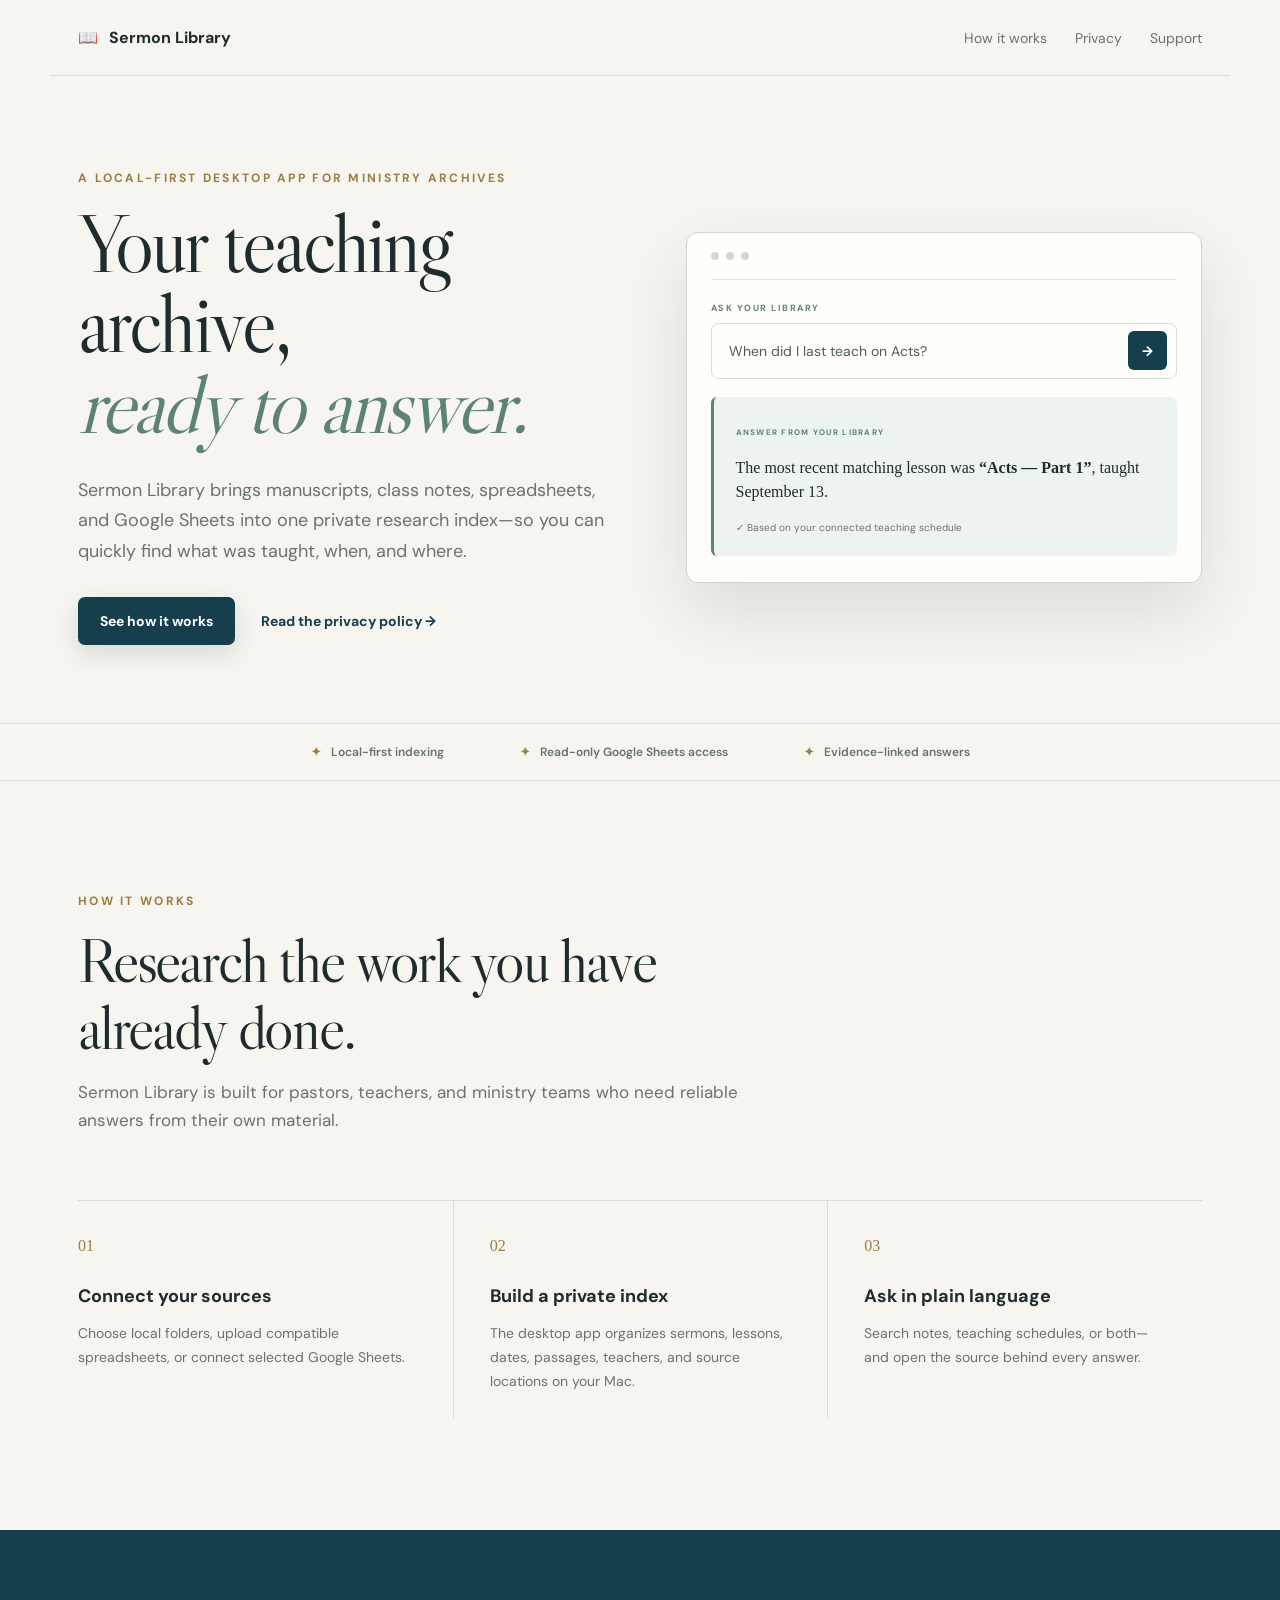
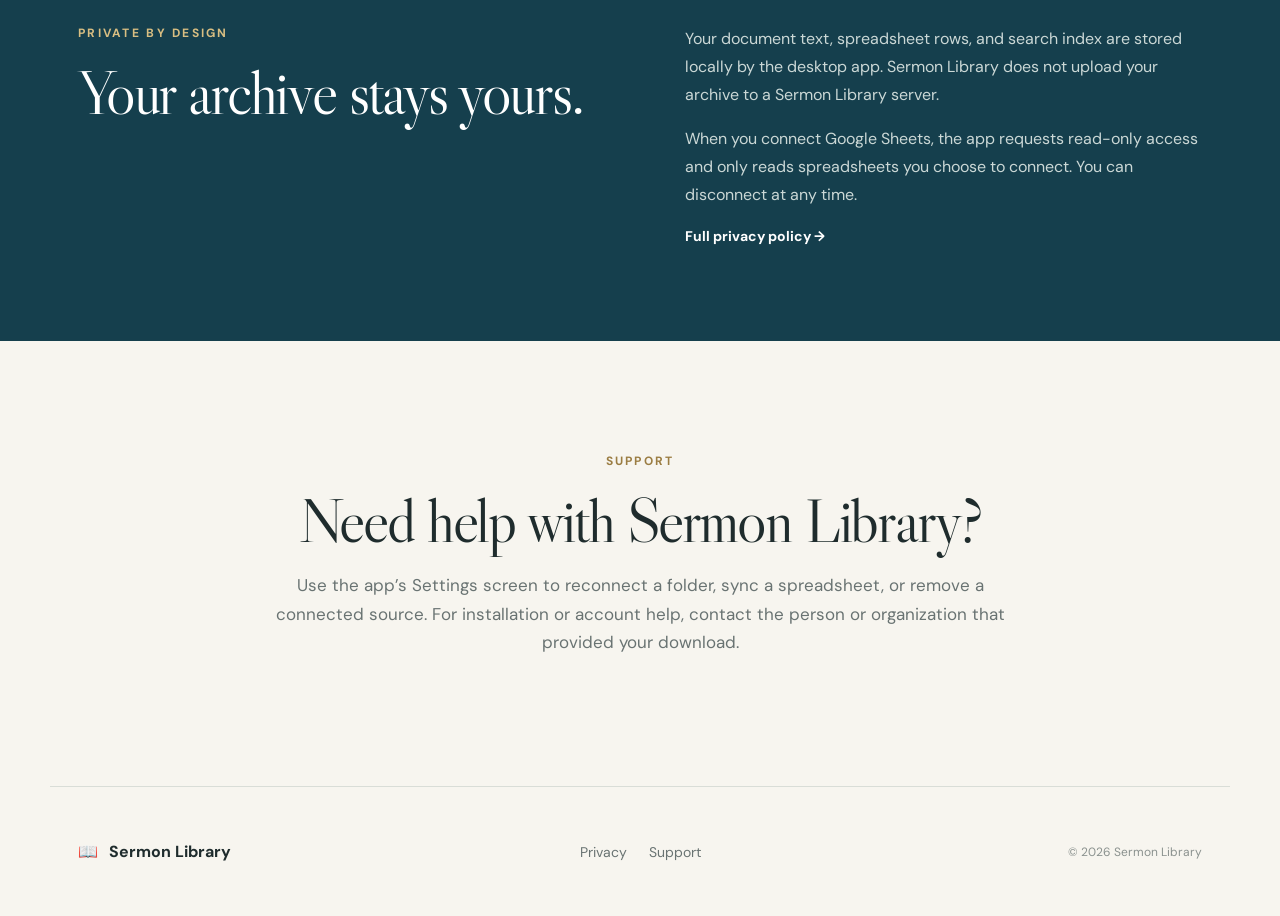
<file: index.html>
<!doctype html><html lang="en"><head><meta name="google-site-verification" content="LIjNwYEn4iRGi9nJsK2tWDJ2HcN_YlSQ-kmGiLLcX1I" /><meta charset="UTF-8"><meta name="viewport" content="width=device-width,initial-scale=1"><meta name="description" content="Sermon Library is a private, local-first research assistant for preaching and teaching archives."><link rel="stylesheet" href="/styles.css"><title>Sermon Library — Your teaching archive, ready to search</title></head><body><header class="site-header"><a class="brand" href="/">📖 <span>Sermon Library</span></a><nav><a href="#how-it-works">How it works</a><a href="#privacy">Privacy</a><a href="#support">Support</a></nav></header><main><section class="hero"><div><p class="eyebrow">A local-first desktop app for ministry archives</p><h1>Your teaching archive,<br><em>ready to answer.</em></h1><p class="hero-text">Sermon Library brings manuscripts, class notes, spreadsheets, and Google Sheets into one private research index—so you can quickly find what was taught, when, and where.</p><div class="hero-actions"><a class="button" href="#how-it-works">See how it works</a><a class="text-link" href="/privacy.html">Read the privacy policy →</a></div></div><div class="answer-card"><div class="window-bar"><span></span><span></span><span></span></div><p class="card-label">ASK YOUR LIBRARY</p><div class="search-box"><span>When did I last teach on Acts?</span><b>→</b></div><div class="answer"><small>ANSWER FROM YOUR LIBRARY</small><p>The most recent matching lesson was <strong>“Acts — Part 1”</strong>, taught September 13.</p><div class="source">✓ Based on your connected teaching schedule</div></div></div></section><section class="trust-strip"><span>Local-first indexing</span><span>Read-only Google Sheets access</span><span>Evidence-linked answers</span></section><section class="section" id="how-it-works"><div class="section-heading"><p class="eyebrow">How it works</p><h2>Research the work you have already done.</h2><p>Sermon Library is built for pastors, teachers, and ministry teams who need reliable answers from their own material.</p></div><div class="steps"><article><span class="step-number">01</span><h3>Connect your sources</h3><p>Choose local folders, upload compatible spreadsheets, or connect selected Google Sheets.</p></article><article><span class="step-number">02</span><h3>Build a private index</h3><p>The desktop app organizes sermons, lessons, dates, passages, teachers, and source locations on your Mac.</p></article><article><span class="step-number">03</span><h3>Ask in plain language</h3><p>Search notes, teaching schedules, or both—and open the source behind every answer.</p></article></div></section><section class="privacy-section" id="privacy"><div><p class="eyebrow">Private by design</p><h2>Your archive stays yours.</h2></div><div class="privacy-copy"><p>Your document text, spreadsheet rows, and search index are stored locally by the desktop app. Sermon Library does not upload your archive to a Sermon Library server.</p><p>When you connect Google Sheets, the app requests read-only access and only reads spreadsheets you choose to connect. You can disconnect at any time.</p><a class="text-link" href="/privacy.html">Full privacy policy →</a></div></section><section class="section support" id="support"><p class="eyebrow">Support</p><h2>Need help with Sermon Library?</h2><p>Use the app’s Settings screen to reconnect a folder, sync a spreadsheet, or remove a connected source. For installation or account help, contact the person or organization that provided your download.</p></section></main><footer><div class="brand">📖 <span>Sermon Library</span></div><div><a href="/privacy.html">Privacy</a><a href="#support">Support</a></div><p>© 2026 Sermon Library</p></footer></body></html>
</file>
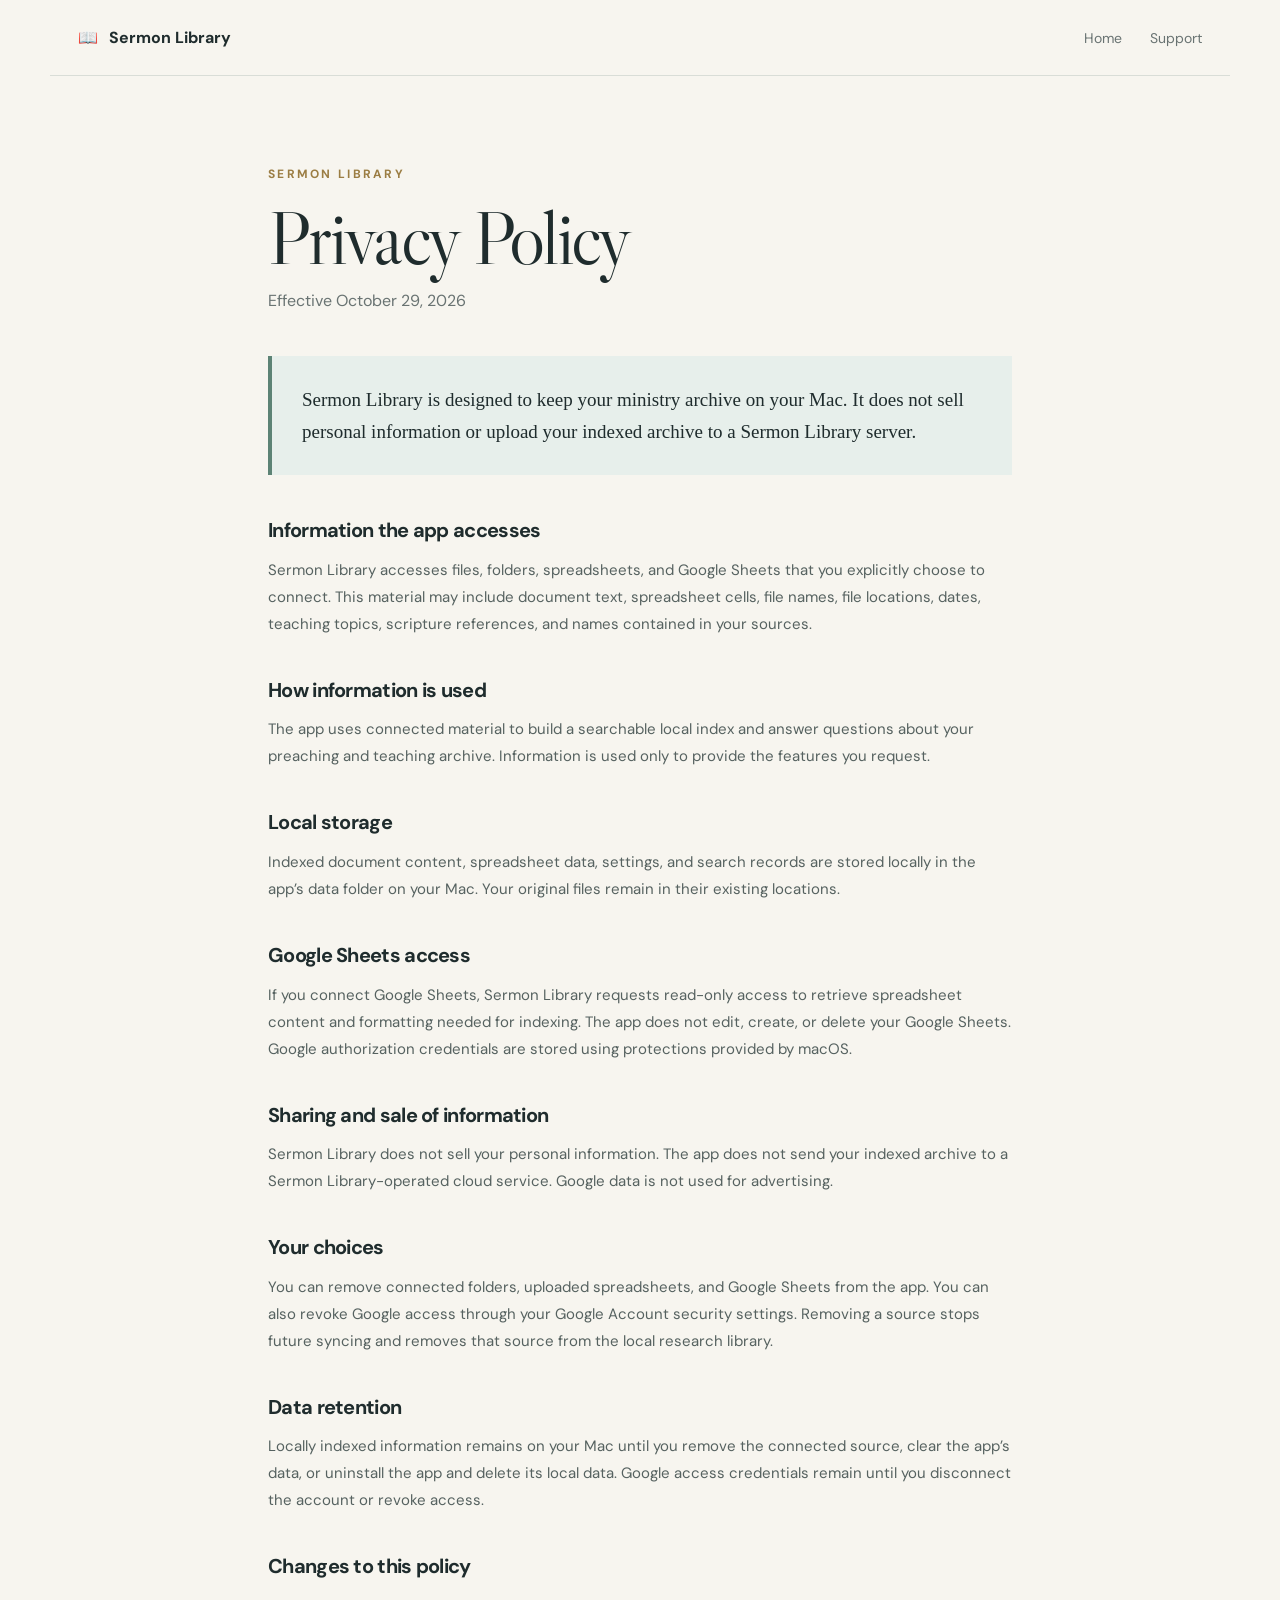
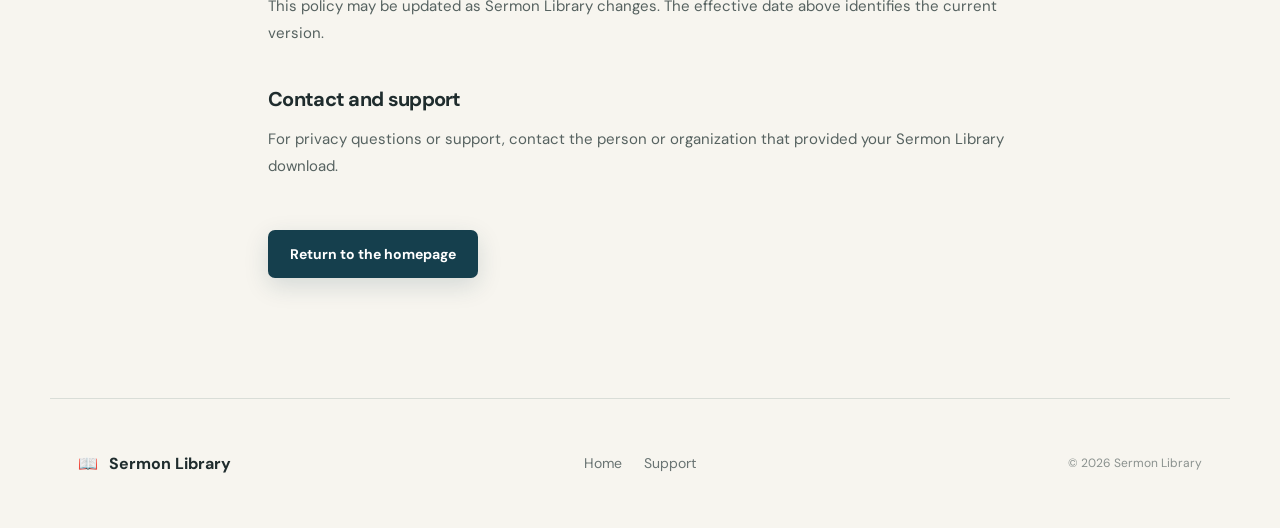
<file: privacy.html>
<!doctype html><html lang="en"><head><meta charset="UTF-8"><meta name="viewport" content="width=device-width,initial-scale=1"><meta name="description" content="Privacy policy for the Sermon Library desktop application."><link rel="stylesheet" href="/styles.css"><title>Privacy Policy — Sermon Library</title></head><body><header class="site-header"><a class="brand" href="/">📖 <span>Sermon Library</span></a><nav><a href="/">Home</a><a href="/#support">Support</a></nav></header><main class="policy-page"><p class="eyebrow">Sermon Library</p><h1>Privacy Policy</h1><p class="policy-date">Effective October 29, 2026</p><div class="policy-summary">Sermon Library is designed to keep your ministry archive on your Mac. It does not sell personal information or upload your indexed archive to a Sermon Library server.</div><article class="policy-content"><h2>Information the app accesses</h2><p>Sermon Library accesses files, folders, spreadsheets, and Google Sheets that you explicitly choose to connect. This material may include document text, spreadsheet cells, file names, file locations, dates, teaching topics, scripture references, and names contained in your sources.</p><h2>How information is used</h2><p>The app uses connected material to build a searchable local index and answer questions about your preaching and teaching archive. Information is used only to provide the features you request.</p><h2>Local storage</h2><p>Indexed document content, spreadsheet data, settings, and search records are stored locally in the app’s data folder on your Mac. Your original files remain in their existing locations.</p><h2>Google Sheets access</h2><p>If you connect Google Sheets, Sermon Library requests read-only access to retrieve spreadsheet content and formatting needed for indexing. The app does not edit, create, or delete your Google Sheets. Google authorization credentials are stored using protections provided by macOS.</p><h2>Sharing and sale of information</h2><p>Sermon Library does not sell your personal information. The app does not send your indexed archive to a Sermon Library-operated cloud service. Google data is not used for advertising.</p><h2>Your choices</h2><p>You can remove connected folders, uploaded spreadsheets, and Google Sheets from the app. You can also revoke Google access through your Google Account security settings. Removing a source stops future syncing and removes that source from the local research library.</p><h2>Data retention</h2><p>Locally indexed information remains on your Mac until you remove the connected source, clear the app’s data, or uninstall the app and delete its local data. Google access credentials remain until you disconnect the account or revoke access.</p><h2>Changes to this policy</h2><p>This policy may be updated as Sermon Library changes. The effective date above identifies the current version.</p><h2>Contact and support</h2><p>For privacy questions or support, contact the person or organization that provided your Sermon Library download.</p></article><a class="button" href="/">Return to the homepage</a></main><footer><div class="brand">📖 <span>Sermon Library</span></div><div><a href="/">Home</a><a href="/#support">Support</a></div><p>© 2026 Sermon Library</p></footer></body></html>
</file>
<file: styles.css>
@import url('https://fonts.googleapis.com/css2?family=DM+Sans:wght@400;500;600;700&family=Libre+Caslon+Display&display=swap');
:root{--ink:#1f2c2d;--muted:#697372;--paper:#f7f5ef;--white:#fffefa;--teal:#153f4d;--green:#5d8375;--gold:#9b7d43;--line:#d9ddd7}*{box-sizing:border-box}html{scroll-behavior:smooth}body{margin:0;background:var(--paper);color:var(--ink);font-family:"DM Sans",sans-serif}a{color:inherit}.site-header{min-height:76px;max-width:1180px;margin:0 auto;padding:16px 28px;display:flex;align-items:center;justify-content:space-between;border-bottom:1px solid var(--line)}.brand{display:inline-flex;align-items:center;gap:11px;text-decoration:none;font-weight:700}.brand img{width:34px;height:34px;border-radius:8px}nav{display:flex;gap:28px}nav a,footer a{color:var(--muted);text-decoration:none;font-size:14px}.hero{max-width:1180px;margin:0 auto;padding:94px 28px 78px;display:grid;grid-template-columns:1.02fr .98fr;gap:70px;align-items:center}.eyebrow{margin:0 0 18px;color:var(--gold);font-size:12px;font-weight:700;letter-spacing:.19em;text-transform:uppercase}h1,h2{font-family:"Libre Caslon Display",Georgia,serif;font-weight:400;letter-spacing:-.035em}h1{margin:0;font-size:clamp(52px,6.4vw,86px);line-height:.98}h1 em{color:var(--green)}.hero-text{max-width:625px;margin:30px 0;color:var(--muted);font-size:18px;line-height:1.7}.hero-actions{display:flex;gap:26px;align-items:center;flex-wrap:wrap}.button{display:inline-flex;align-items:center;justify-content:center;min-height:48px;padding:0 22px;border-radius:7px;background:var(--teal);color:white;text-decoration:none;font-size:14px;font-weight:700;box-shadow:0 8px 24px rgba(21,63,77,.15)}.text-link{color:var(--teal);font-size:14px;font-weight:700;text-decoration:none}.answer-card{position:relative;background:var(--white);border:1px solid #ced8d3;border-radius:12px;padding:0 24px 26px;box-shadow:0 28px 70px rgba(35,57,54,.13)}.window-bar{height:47px;display:flex;align-items:center;gap:7px;border-bottom:1px solid #e3e5e1}.window-bar span{width:8px;height:8px;border-radius:50%;background:#d4d8d4}.card-label{color:var(--green);font-size:9px;font-weight:700;letter-spacing:.17em;margin:22px 0 9px}.search-box{height:56px;border:1px solid var(--line);border-radius:7px;padding:0 9px 0 17px;display:flex;justify-content:space-between;align-items:center;color:#4f5d5b;font-size:14px}.search-box b{width:39px;height:39px;border-radius:6px;background:var(--teal);color:white;display:grid;place-items:center}.answer{margin-top:18px;padding:22px;border-left:3px solid var(--green);border-radius:6px;background:#edf3f0}.answer small{color:var(--green);font-size:8px;font-weight:700;letter-spacing:.16em}.answer p{font-family:Georgia,serif;line-height:1.55}.source{color:var(--muted);font-size:10px}.trust-strip{border-top:1px solid var(--line);border-bottom:1px solid var(--line);padding:20px 28px;display:flex;justify-content:center;gap:76px;color:#65736f;font-size:12px;font-weight:600}.trust-strip span:before{content:"✦";color:var(--gold);margin-right:10px}.section{max-width:1180px;margin:0 auto;padding:112px 28px}.section-heading{max-width:720px}h2{margin:0;font-size:clamp(39px,5vw,62px);line-height:1.08}.section-heading>p:last-child,.support>p:last-child{color:var(--muted);font-size:17px;line-height:1.7}.steps{display:grid;grid-template-columns:repeat(3,1fr);margin-top:65px;border-top:1px solid var(--line)}.steps article{padding:34px 36px 10px 0}.steps article+article{border-left:1px solid var(--line);padding-left:36px}.step-number{color:var(--gold);font-family:Georgia,serif}.steps h3{margin:28px 0 12px;font-size:18px}.steps p{color:var(--muted);font-size:14px;line-height:1.7}.privacy-section{background:var(--teal);color:white;padding:95px max(28px,calc((100vw - 1124px)/2));display:grid;grid-template-columns:1fr 1fr;gap:90px}.privacy-section .eyebrow{color:#d8be82}.privacy-copy p{margin-top:0;color:#cbd8d6;font-size:16px;line-height:1.75}.privacy-copy .text-link{color:white}.support{max-width:800px;text-align:center}.support .eyebrow{text-align:center}footer{max-width:1180px;min-height:130px;margin:0 auto;padding:30px 28px;border-top:1px solid var(--line);display:grid;grid-template-columns:1fr auto 1fr;align-items:center;gap:30px}footer>div:nth-child(2){display:flex;gap:22px}footer p{color:#8a918e;font-size:12px;text-align:right}.footer-brand img{width:28px;height:28px}.policy-page{max-width:800px;margin:0 auto;padding:90px 28px 120px}.policy-page h1{font-size:clamp(52px,8vw,76px)}.policy-date{color:var(--muted)}.policy-summary{margin:45px 0;padding:28px 30px;background:#e7efeb;border-left:4px solid var(--green);font-family:Georgia,serif;font-size:19px;line-height:1.65}.policy-content{margin-bottom:50px}.policy-content h2{margin:42px 0 12px;font-family:"DM Sans",sans-serif;font-size:20px;font-weight:700}.policy-content p{color:#566260;font-size:15px;line-height:1.8}@media(max-width:820px){nav{gap:15px}nav a:first-child{display:none}.hero{grid-template-columns:1fr;padding-top:65px;gap:55px}.trust-strip{flex-direction:column;gap:12px;align-items:center}.steps,.privacy-section{grid-template-columns:1fr}.steps article+article{border-left:0;border-top:1px solid var(--line);padding-left:0}.privacy-section{gap:35px}footer{grid-template-columns:1fr;text-align:center}footer .brand,footer>div:nth-child(2){justify-content:center}footer p{text-align:center}}@media(max-width:520px){.site-header{padding-inline:18px}.brand span{font-size:14px}nav a{font-size:12px}.hero,.section,.policy-page{padding-left:20px;padding-right:20px}h1{font-size:48px}}
</file>
